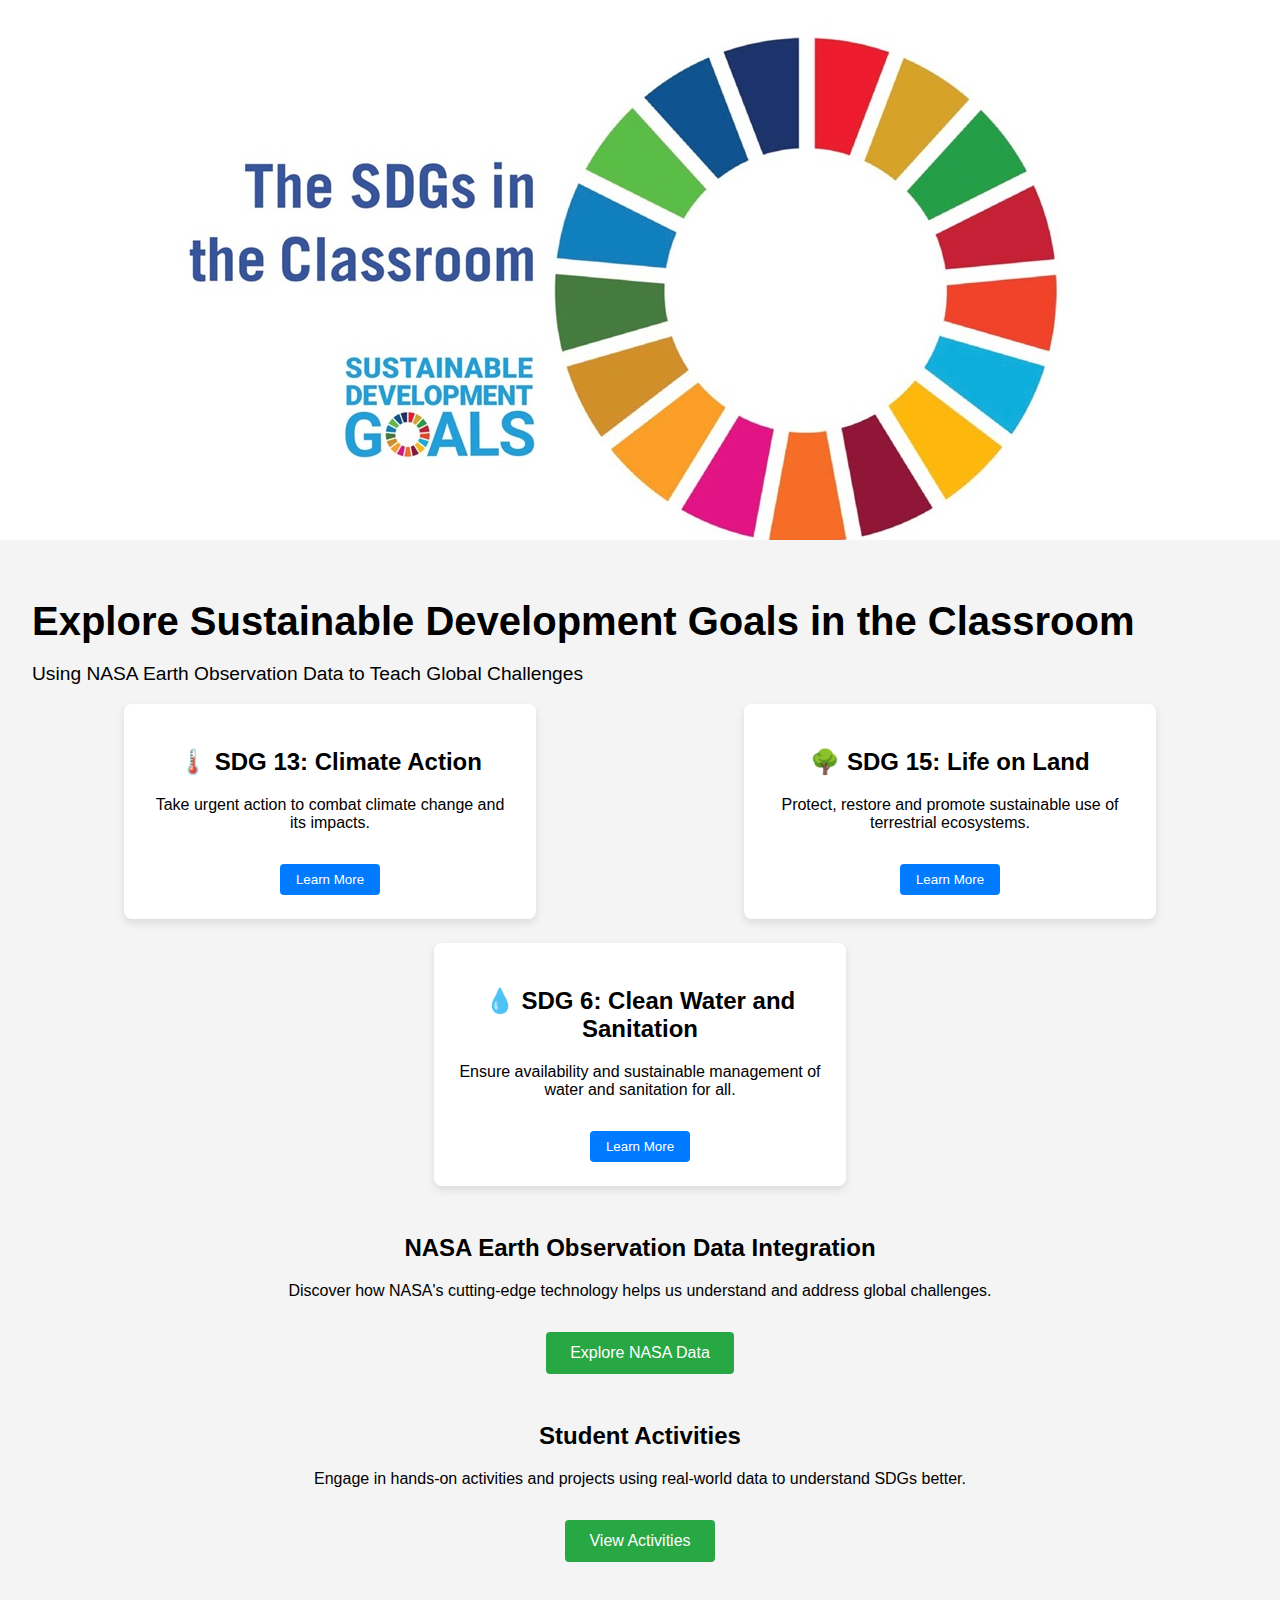
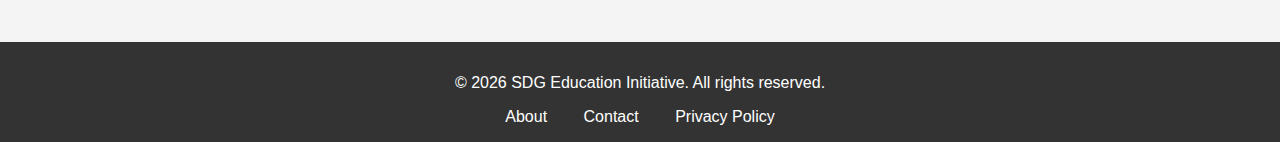
<file: index.html>
<!DOCTYPE html>
<html lang="en">
  <head>
    <meta charset="UTF-8" />
    <meta name="viewport" content="width=device-width, initial-scale=1.0" />
    <title>SDG Education Initiative</title>
    <link rel="stylesheet" href="style.css" />
  </head>
  <body>
    <!-- Header Section -->
    <header class="header"></header>

    <!-- Main Section -->
    <main>
      <div class="header-content">
        <h1>Explore Sustainable Development Goals in the Classroom</h1>
        <p>Using NASA Earth Observation Data to Teach Global Challenges</p>
      </div>
      <section class="sdg-section">
        <div class="sdg-card">
          <h2>🌡️ SDG 13: Climate Action</h2>
          <p>Take urgent action to combat climate change and its impacts.</p>
          <button
            class="learn-more-btn"
            onclick="navigateTo('sdg-13/index.html')"
          >
            Learn More
          </button>
        </div>
        <div class="sdg-card">
          <h2>🌳 SDG 15: Life on Land</h2>
          <p>
            Protect, restore and promote sustainable use of terrestrial
            ecosystems.
          </p>
          <button
            class="learn-more-btn"
            onclick="navigateTo('sdg-15/index.html')"
          >
            Learn More
          </button>
        </div>
        <div class="sdg-card">
          <h2>💧 SDG 6: Clean Water and Sanitation</h2>
          <p>
            Ensure availability and sustainable management of water and
            sanitation for all.
          </p>
          <button
            class="learn-more-btn"
            onclick="navigateTo('sdg-6/index.html')"
          >
            Learn More
          </button>
        </div>
      </section>

      <!-- NASA Data Section -->
      <section class="nasa-section">
        <h2>NASA Earth Observation Data Integration</h2>
        <p>
          Discover how NASA's cutting-edge technology helps us understand and
          address global challenges.
        </p>
        <button
          class="explore-btn"
          onclick="navigateTo('nasa-data/index.html')"
        >
          Explore NASA Data
        </button>
      </section>

      <!-- Student Activities Section -->
      <section class="activities-section">
        <h2>Student Activities</h2>
        <p>
          Engage in hands-on activities and projects using real-world data to
          understand SDGs better.
        </p>
        <button
          class="explore-btn"
          onclick="navigateTo('activities/index.html')"
        >
          View Activities
        </button>
      </section>
    </main>

    <!-- Footer -->
    <footer class="footer">
      <p>
        &copy; <span id="year"></span> SDG Education Initiative. All rights
        reserved.
      </p>
      <nav>
        <a href="#about">About</a>
        <a href="#contact">Contact</a>
        <a href="#privacy">Privacy Policy</a>
      </nav>
    </footer>

    <script src="script.js"></script>
  </body>
</html>
</file>
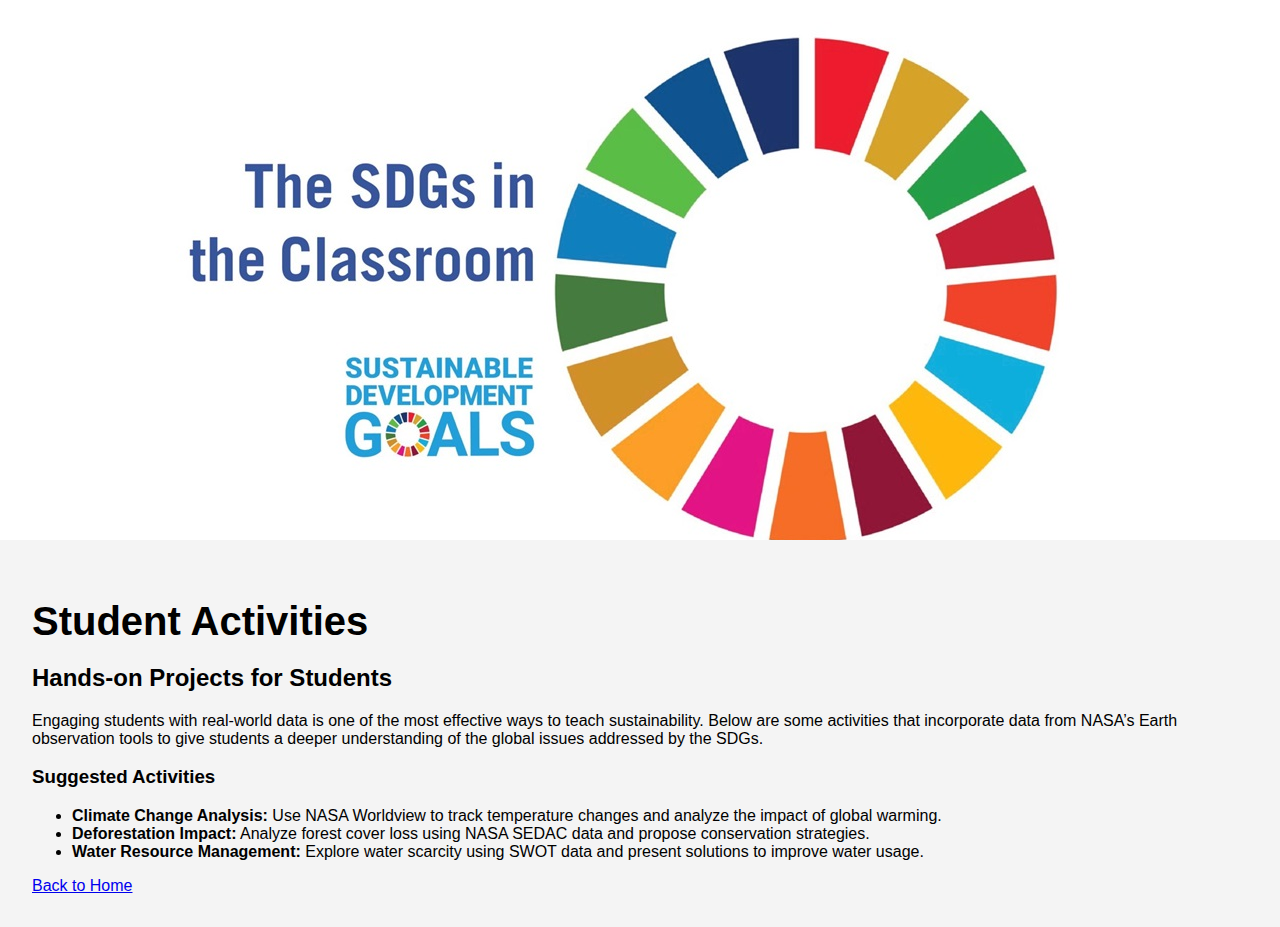
<file: activities/index.html>
<!DOCTYPE html>
<html lang="en">
<head>
    <meta charset="UTF-8">
    <meta name="viewport" content="width=device-width, initial-scale=1.0">
    <title>Student Activities</title>
    <link rel="stylesheet" href="../style.css">
</head>
<body>
    <header class="header">
        
    </header>

    <main class="content">
        <div class="header-content">
            <h1>Student Activities</h1>
        </div>
        <h2>Hands-on Projects for Students</h2>
        <p>Engaging students with real-world data is one of the most effective ways to teach sustainability. Below are some activities that incorporate data from NASA’s Earth observation tools to give students a deeper understanding of the global issues addressed by the SDGs.</p>

        <h3>Suggested Activities</h3>
        <ul>
            <li><strong>Climate Change Analysis:</strong> Use NASA Worldview to track temperature changes and analyze the impact of global warming.</li>
            <li><strong>Deforestation Impact:</strong> Analyze forest cover loss using NASA SEDAC data and propose conservation strategies.</li>
            <li><strong>Water Resource Management:</strong> Explore water scarcity using SWOT data and present solutions to improve water usage.</li>
        </ul>

        <a href="../index.html" class="back-btn">Back to Home</a>
    </main>
</body>
</html>
</file>
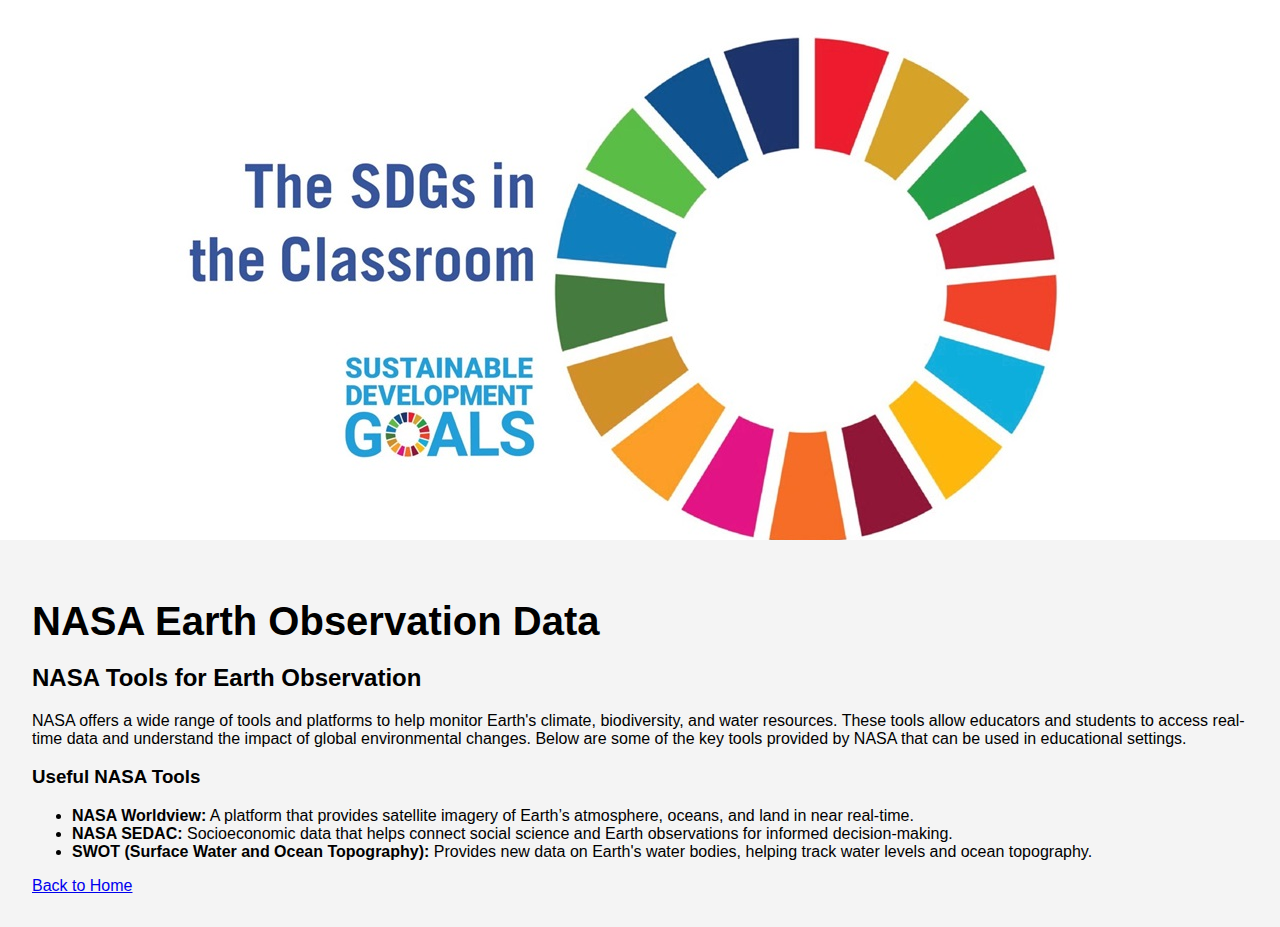
<file: nasa-data/index.html>
<!DOCTYPE html>
<html lang="en">
<head>
    <meta charset="UTF-8">
    <meta name="viewport" content="width=device-width, initial-scale=1.0">
    <title>NASA Earth Observation Data</title>
    <link rel="stylesheet" href="../style.css">
</head>
<body>
    <header class="header">
        
    </header>

    <main class="content">
        <div class="header-content">
            <h1>NASA Earth Observation Data</h1>
        </div>
        <h2>NASA Tools for Earth Observation</h2>
        <p>NASA offers a wide range of tools and platforms to help monitor Earth's climate, biodiversity, and water resources. These tools allow educators and students to access real-time data and understand the impact of global environmental changes. Below are some of the key tools provided by NASA that can be used in educational settings.</p>

        <h3>Useful NASA Tools</h3>
        <ul>
            <li><strong>NASA Worldview:</strong> A platform that provides satellite imagery of Earth’s atmosphere, oceans, and land in near real-time.</li>
            <li><strong>NASA SEDAC:</strong> Socioeconomic data that helps connect social science and Earth observations for informed decision-making.</li>
            <li><strong>SWOT (Surface Water and Ocean Topography):</strong> Provides new data on Earth's water bodies, helping track water levels and ocean topography.</li>
        </ul>

        <a href="../index.html" class="back-btn">Back to Home</a>
    </main>
</body>
</html>
</file>
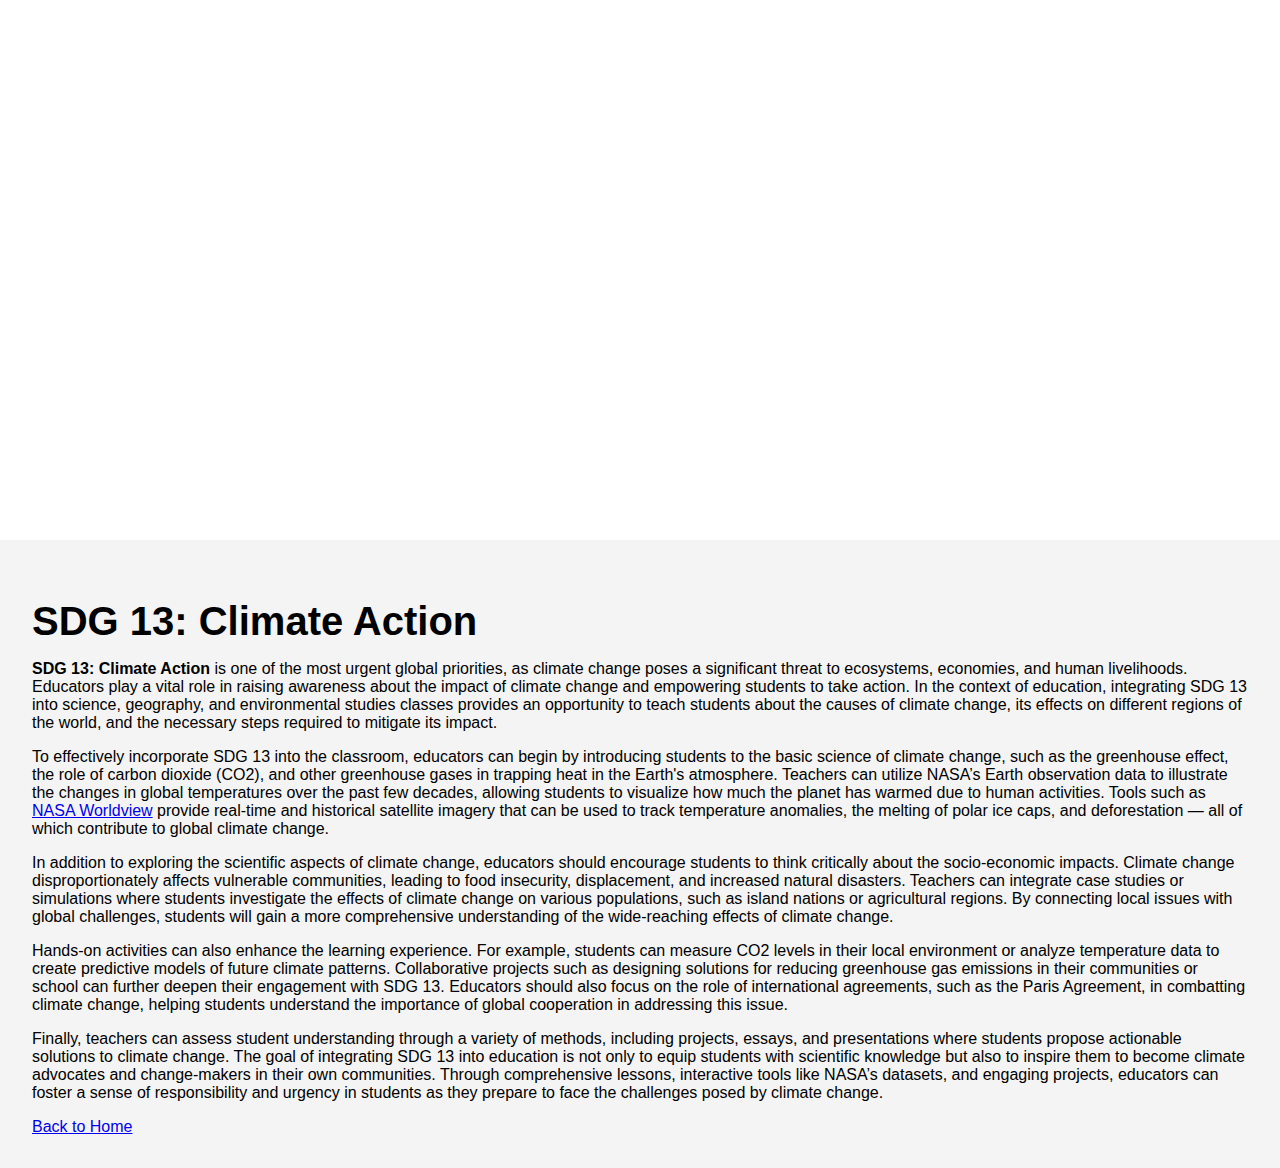
<file: sdg-13/index.html>
<!DOCTYPE html>
<html lang="en">
<head>
    <meta charset="UTF-8">
    <meta name="viewport" content="width=device-width, initial-scale=1.0">
    <title>SDG 13: Climate Action</title>
    <link rel="stylesheet" href="../style.css">
</head>
<body>
    <header class="header-13">
        
    </header>

    <main class="content">
        <div class="header-content">
            <h1>SDG 13: Climate Action</h1>
        </div>
        <p>
            <strong>SDG 13: Climate Action</strong> is one of the most urgent global priorities, as climate change poses a significant threat to ecosystems, economies, and human livelihoods. Educators play a vital role in raising awareness about the impact of climate change and empowering students to take action. In the context of education, integrating SDG 13 into science, geography, and environmental studies classes provides an opportunity to teach students about the causes of climate change, its effects on different regions of the world, and the necessary steps required to mitigate its impact.
        </p>
        <p>
            To effectively incorporate SDG 13 into the classroom, educators can begin by introducing students to the basic science of climate change, such as the greenhouse effect, the role of carbon dioxide (CO2), and other greenhouse gases in trapping heat in the Earth's atmosphere. Teachers can utilize NASA’s Earth observation data to illustrate the changes in global temperatures over the past few decades, allowing students to visualize how much the planet has warmed due to human activities. Tools such as <a href="https://worldview.earthdata.nasa.gov/">NASA Worldview</a> provide real-time and historical satellite imagery that can be used to track temperature anomalies, the melting of polar ice caps, and deforestation — all of which contribute to global climate change.
        </p>
        <p>
            In addition to exploring the scientific aspects of climate change, educators should encourage students to think critically about the socio-economic impacts. Climate change disproportionately affects vulnerable communities, leading to food insecurity, displacement, and increased natural disasters. Teachers can integrate case studies or simulations where students investigate the effects of climate change on various populations, such as island nations or agricultural regions. By connecting local issues with global challenges, students will gain a more comprehensive understanding of the wide-reaching effects of climate change.
        </p>
        <p>
            Hands-on activities can also enhance the learning experience. For example, students can measure CO2 levels in their local environment or analyze temperature data to create predictive models of future climate patterns. Collaborative projects such as designing solutions for reducing greenhouse gas emissions in their communities or school can further deepen their engagement with SDG 13. Educators should also focus on the role of international agreements, such as the Paris Agreement, in combatting climate change, helping students understand the importance of global cooperation in addressing this issue.
        </p>
        <p>
            Finally, teachers can assess student understanding through a variety of methods, including projects, essays, and presentations where students propose actionable solutions to climate change. The goal of integrating SDG 13 into education is not only to equip students with scientific knowledge but also to inspire them to become climate advocates and change-makers in their own communities. Through comprehensive lessons, interactive tools like NASA’s datasets, and engaging projects, educators can foster a sense of responsibility and urgency in students as they prepare to face the challenges posed by climate change.
        </p>
        
        <a href="../index.html" class="back-btn">Back to Home</a>
    </main>
</body>
</html>
</file>
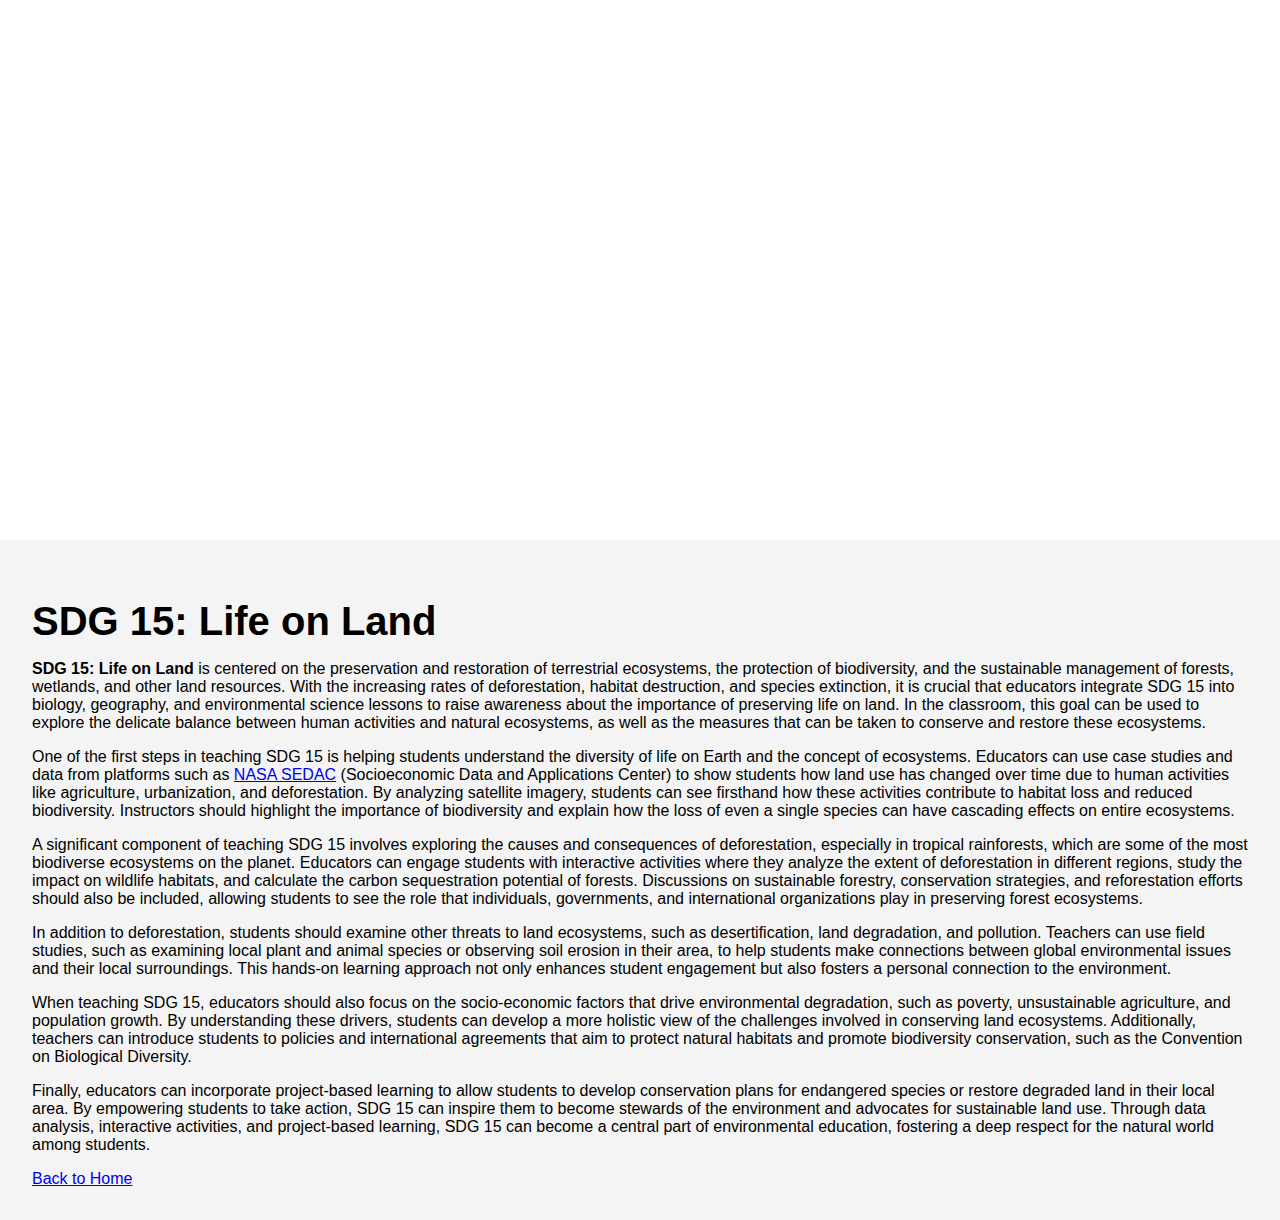
<file: sdg-15/index.html>
<!DOCTYPE html>
<html lang="en">
<head>
    <meta charset="UTF-8">
    <meta name="viewport" content="width=device-width, initial-scale=1.0">
    <title>SDG 15: Life on Land</title>
    <link rel="stylesheet" href="../style.css">
</head>
<body>
    <header class="header-15">
        
    </header>

    <main class="content">
        <div class="header-content">
            <h1>SDG 15: Life on Land</h1>
        </div>
        <p>
            <strong>SDG 15: Life on Land</strong> is centered on the preservation and restoration of terrestrial ecosystems, the protection of biodiversity, and the sustainable management of forests, wetlands, and other land resources. With the increasing rates of deforestation, habitat destruction, and species extinction, it is crucial that educators integrate SDG 15 into biology, geography, and environmental science lessons to raise awareness about the importance of preserving life on land. In the classroom, this goal can be used to explore the delicate balance between human activities and natural ecosystems, as well as the measures that can be taken to conserve and restore these ecosystems.
        </p>
        <p>
            One of the first steps in teaching SDG 15 is helping students understand the diversity of life on Earth and the concept of ecosystems. Educators can use case studies and data from platforms such as <a href="https://sedac.ciesin.columbia.edu/">NASA SEDAC</a> (Socioeconomic Data and Applications Center) to show students how land use has changed over time due to human activities like agriculture, urbanization, and deforestation. By analyzing satellite imagery, students can see firsthand how these activities contribute to habitat loss and reduced biodiversity. Instructors should highlight the importance of biodiversity and explain how the loss of even a single species can have cascading effects on entire ecosystems.
        </p>
        <p>
            A significant component of teaching SDG 15 involves exploring the causes and consequences of deforestation, especially in tropical rainforests, which are some of the most biodiverse ecosystems on the planet. Educators can engage students with interactive activities where they analyze the extent of deforestation in different regions, study the impact on wildlife habitats, and calculate the carbon sequestration potential of forests. Discussions on sustainable forestry, conservation strategies, and reforestation efforts should also be included, allowing students to see the role that individuals, governments, and international organizations play in preserving forest ecosystems.
        </p>
        <p>
            In addition to deforestation, students should examine other threats to land ecosystems, such as desertification, land degradation, and pollution. Teachers can use field studies, such as examining local plant and animal species or observing soil erosion in their area, to help students make connections between global environmental issues and their local surroundings. This hands-on learning approach not only enhances student engagement but also fosters a personal connection to the environment.
        </p>
        <p>
            When teaching SDG 15, educators should also focus on the socio-economic factors that drive environmental degradation, such as poverty, unsustainable agriculture, and population growth. By understanding these drivers, students can develop a more holistic view of the challenges involved in conserving land ecosystems. Additionally, teachers can introduce students to policies and international agreements that aim to protect natural habitats and promote biodiversity conservation, such as the Convention on Biological Diversity.
        </p>
        <p>
            Finally, educators can incorporate project-based learning to allow students to develop conservation plans for endangered species or restore degraded land in their local area. By empowering students to take action, SDG 15 can inspire them to become stewards of the environment and advocates for sustainable land use. Through data analysis, interactive activities, and project-based learning, SDG 15 can become a central part of environmental education, fostering a deep respect for the natural world among students.
        </p>
        

        <a href="../index.html" class="back-btn">Back to Home</a>
    </main>
</body>
</html>
</file>
<file: style.css>
/* General Styles */
body {
    font-family: Arial, sans-serif;
    margin: 0;
    padding: 0;
    box-sizing: border-box;
}

header {
    background-size: cover;
    background-position: center;
    height: 60vh;
    display: flex;
    align-items: center;
    justify-content: center;
    color: white;
    text-align: center;
    background-repeat: no-repeat;
    background-image: url(./Assets/aslanbek.jpg);
}

.header-15 {
    background-image: url("https://images.squarespace-cdn.com/content/v1/5e7203036c556712eb563b48/3226f937-3699-44f8-bd8e-c18ea148d2f2/IMG_6379.jpg");
}

.header-6 {
    background-image: url("https://storage.googleapis.com/wp-static/wp-charitymeals/2024/01/29cf31e5-clean_water.jpg");
}

.header-13 {
    background-image: url("https://publications.essex.ac.uk/esj/article/id/235/file/1852/");
}

.header-content h1 {
    font-size: 2.5rem;
    margin-bottom: 1rem;
}

.header-content p {
    font-size: 1.2rem;
}

main {
    padding: 2rem;
    background-color: #f4f4f4;
}

.sdg-section {
    display: flex;
    justify-content: space-around;
    flex-wrap: wrap;
    gap: 1.5rem;
    margin-bottom: 3rem;
}

.sdg-card {
    background-color: white;
    border-radius: 8px;
    padding: 1.5rem;
    box-shadow: 0 4px 8px rgba(0, 0, 0, 0.1);
    width: 30%;
    text-align: center;
    transition: box-shadow 0.3s ease;
    cursor: pointer;
}

.sdg-card:hover {
    box-shadow: 0 8px 16px rgba(0, 0, 0, 0.2);
}

.learn-more-btn {
    background-color: #007BFF;
    color: white;
    padding: 0.5rem 1rem;
    border: none;
    border-radius: 4px;
    cursor: pointer;
    margin-top: 1rem;
}

.learn-more-btn:hover {
    background-color: #0056b3;
}

.nasa-section, .activities-section {
    text-align: center;
    margin-bottom: 3rem;
}

.explore-btn {
    background-color: #28a745;
    color: white;
    padding: 0.75rem 1.5rem;
    border: none;
    border-radius: 4px;
    cursor: pointer;
    font-size: 1rem;
    margin-top: 1rem;
}

.explore-btn:hover {
    background-color: #218838;
}

/* Footer */
.footer {
    background-color: #333;
    color: white;
    text-align: center;
    padding: 1rem 0;
}

.footer nav a {
    color: white;
    margin: 0 1rem;
    text-decoration: none;
}

.footer nav a:hover {
    text-decoration: underline;
}
</file>
